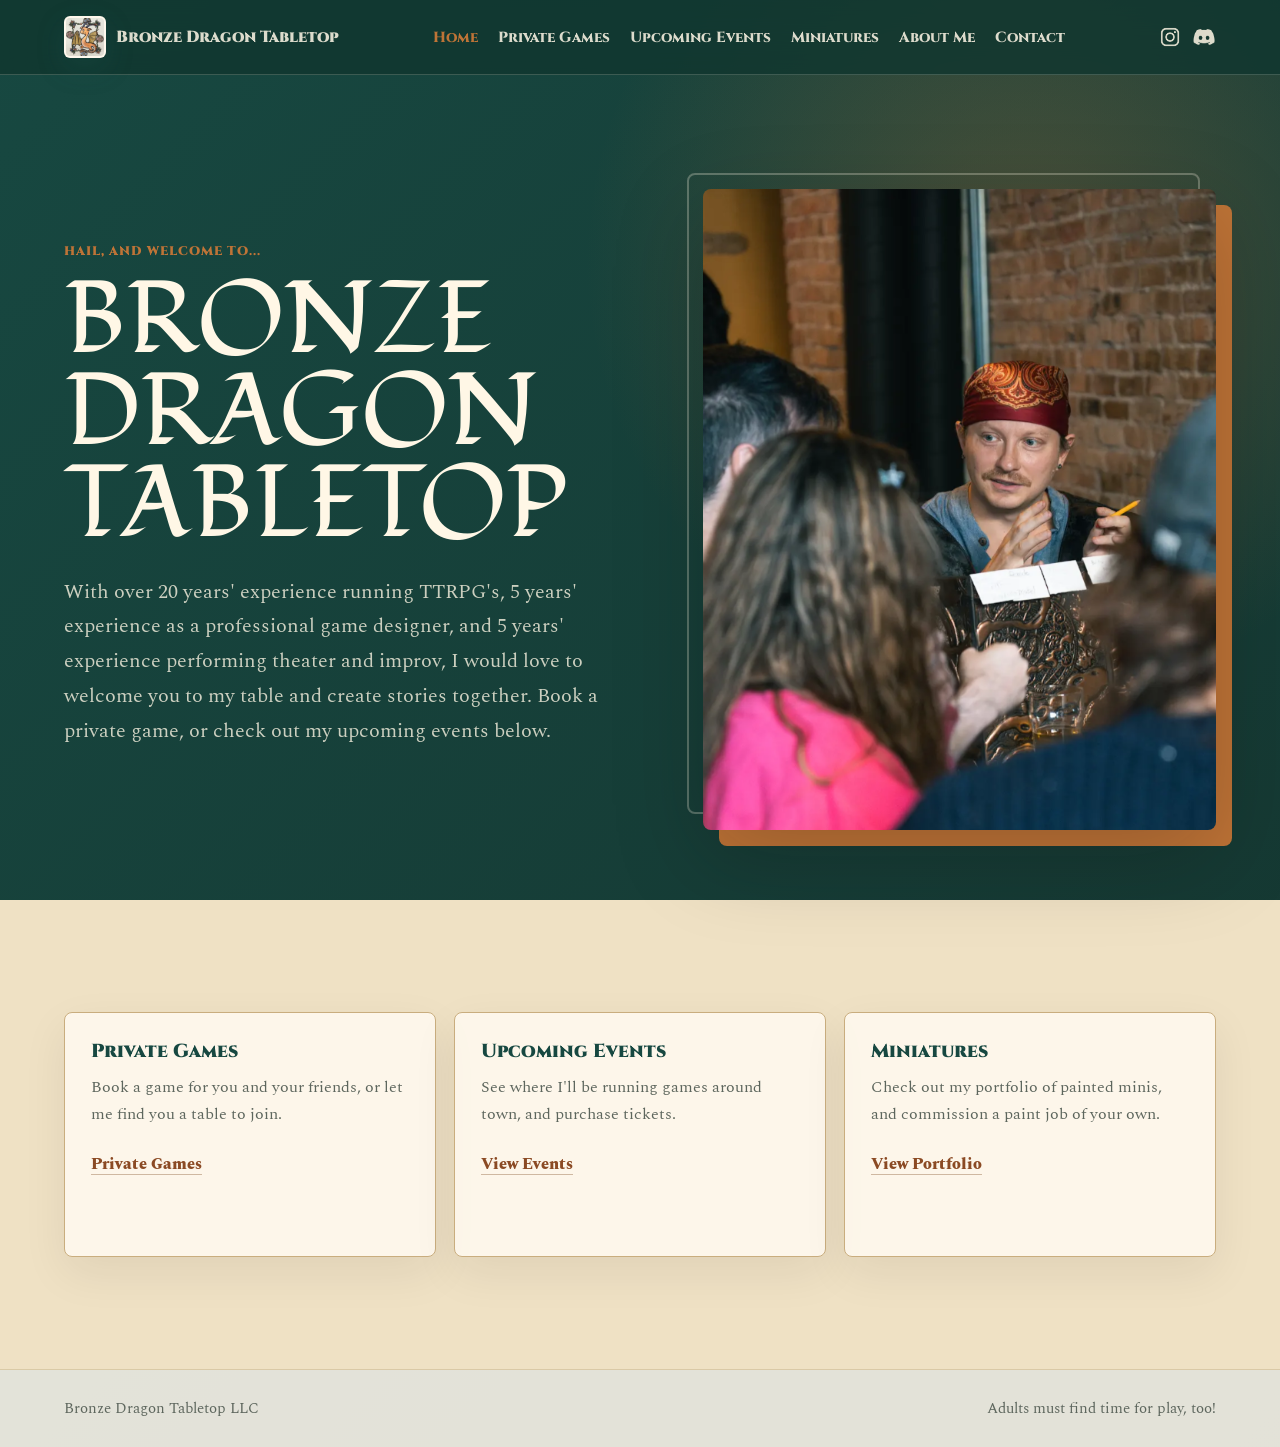
<file: index.html>
<!doctype html>
<html lang="en">
  <head>
    <meta charset="utf-8">
    <meta name="viewport" content="width=device-width, initial-scale=1">
    <title>Bronze Dragon Tabletop | Professional Dungeons &amp; Dragons Game Master in Chicago</title>
    <meta
      name="description"
      content="Book private tabletop RPG games, join public Dungeons & Dragons events, and commission miniature painting from Bronze Dragon Tabletop in Chicago."
    >
    <link rel="canonical" href="https://www.bronzedragontabletop.com/">
    <meta property="og:title" content="Bronze Dragon Tabletop | Dungeons &amp; Dragons Game Master in Chicago">
    <meta property="og:description" content="Book private tabletop RPG games, join public Dungeons & Dragons events, and commission miniature painting from Bronze Dragon Tabletop in Chicago.">
    <meta property="og:image" content="https://www.bronzedragontabletop.com/assets/images/home-game-master.png">
    <meta property="og:url" content="https://www.bronzedragontabletop.com/">
    <meta property="og:type" content="website">
    <script type="application/ld+json">
      {
        "@context": "https://schema.org",
        "@type": "ProfessionalService",
        "name": "Bronze Dragon Tabletop",
        "url": "https://www.bronzedragontabletop.com/",
        "logo": "https://www.bronzedragontabletop.com/assets/images/bronze-dragon-logo.png",
        "image": "https://www.bronzedragontabletop.com/assets/images/home-game-master.png",
        "description": "Professional tabletop RPG games, public Dungeons & Dragons events, and miniature painting commissions in Chicago.",
        "areaServed": "Chicago, Illinois",
        "sameAs": [
          "https://www.instagram.com/bronzedragontabletop/",
          "https://discord.gg/5XaD2YyCe2"
        ]
      }
    </script>
    <link rel="stylesheet" href="assets/css/styles.css?v=20260708-social-header">
    <link rel="icon" type="image/png" sizes="512x512" href="/favicon.png">
    <link rel="apple-touch-icon" href="/favicon.png">
  </head>
  <body data-page="home">
    <header class="site-header">
      <a class="brand" href="index.html" aria-label="Bronze Dragon Tabletop home">
        <span class="brand-mark"><img src="assets/images/bronze-dragon-logo.png" alt="" aria-hidden="true"></span>
        <span>Bronze Dragon Tabletop</span>
      </a>
      <nav class="nav-links" aria-label="Primary navigation">
        <a aria-current="page" href="index.html">Home</a>
        <a href="book-a-game.html">Private Games</a>
        <a href="upcoming-events.html">Upcoming Events</a>
        <a href="miniatures.html">Miniatures</a>
        <a href="about.html">About Me</a>
        <a href="contact.html">Contact</a>
      </nav>
      <div class="header-social" aria-label="Social links">
        <a class="social-link social-link-instagram" href="https://www.instagram.com/bronzedragontabletop/" aria-label="Bronze Dragon Tabletop on Instagram"></a>
        <a class="social-link social-link-discord" href="https://discord.gg/5XaD2YyCe2" aria-label="Join the Bronze Dragon Tabletop Discord"></a>
      </div>
    </header>

    <main>
      <section class="hero hero-home" aria-labelledby="page-title">
        <div class="hero-copy">
          <p class="eyebrow">Hail, and welcome to...</p>
          <h1 id="page-title">BRONZE DRAGON TABLETOP</h1>
          <p class="lede">
            With over 20 years' experience running TTRPG's, 5 years' experience as a professional game designer, and 5 years' experience performing theater and improv, 
            I would love to welcome you to my table and create stories together. Book a private game, or check out my upcoming events below.
          </p>
        </div>
        <figure class="hero-media portrait-card">
          <img
            src="assets/images/home-game-master.png"
            alt="Game master leading a tabletop roleplaying session"
          >
          <figcaption></figcaption>
        </figure>
      </section>

      <section class="section" aria-labelledby="paths-title">
        <h2 class="visually-hidden" id="paths-title">Choose your next adventure.</h2>
        <div class="feature-grid">
          <article class="feature">
            <h3>Private Games</h3>
            <p>
              Book a game for you and your friends, or let me find you a table to join.
            </p>
            <a class="text-link" href="book-a-game.html">Private Games</a>
          </article>
          <article class="feature">
            <h3>Upcoming Events</h3>
            <p>
              See where I'll be running games around town, and purchase tickets.
            </p>
            <a class="text-link" href="upcoming-events.html">View Events</a>
          </article>
          <article class="feature">
            <h3>Miniatures</h3>
            <p>
              Check out my portfolio of painted minis, and commission a paint job of your own.
            </p>
            <a class="text-link" href="miniatures.html">View Portfolio</a>
          </article>
        </div>
      </section>
    </main>

    <footer class="site-footer">
      <p>Bronze Dragon Tabletop LLC</p>
      <p>Adults must find time for play, too!</p>
    </footer>

    <script src="assets/js/main.js?v=20260708-social-header"></script>
  </body>
</html>
</file>
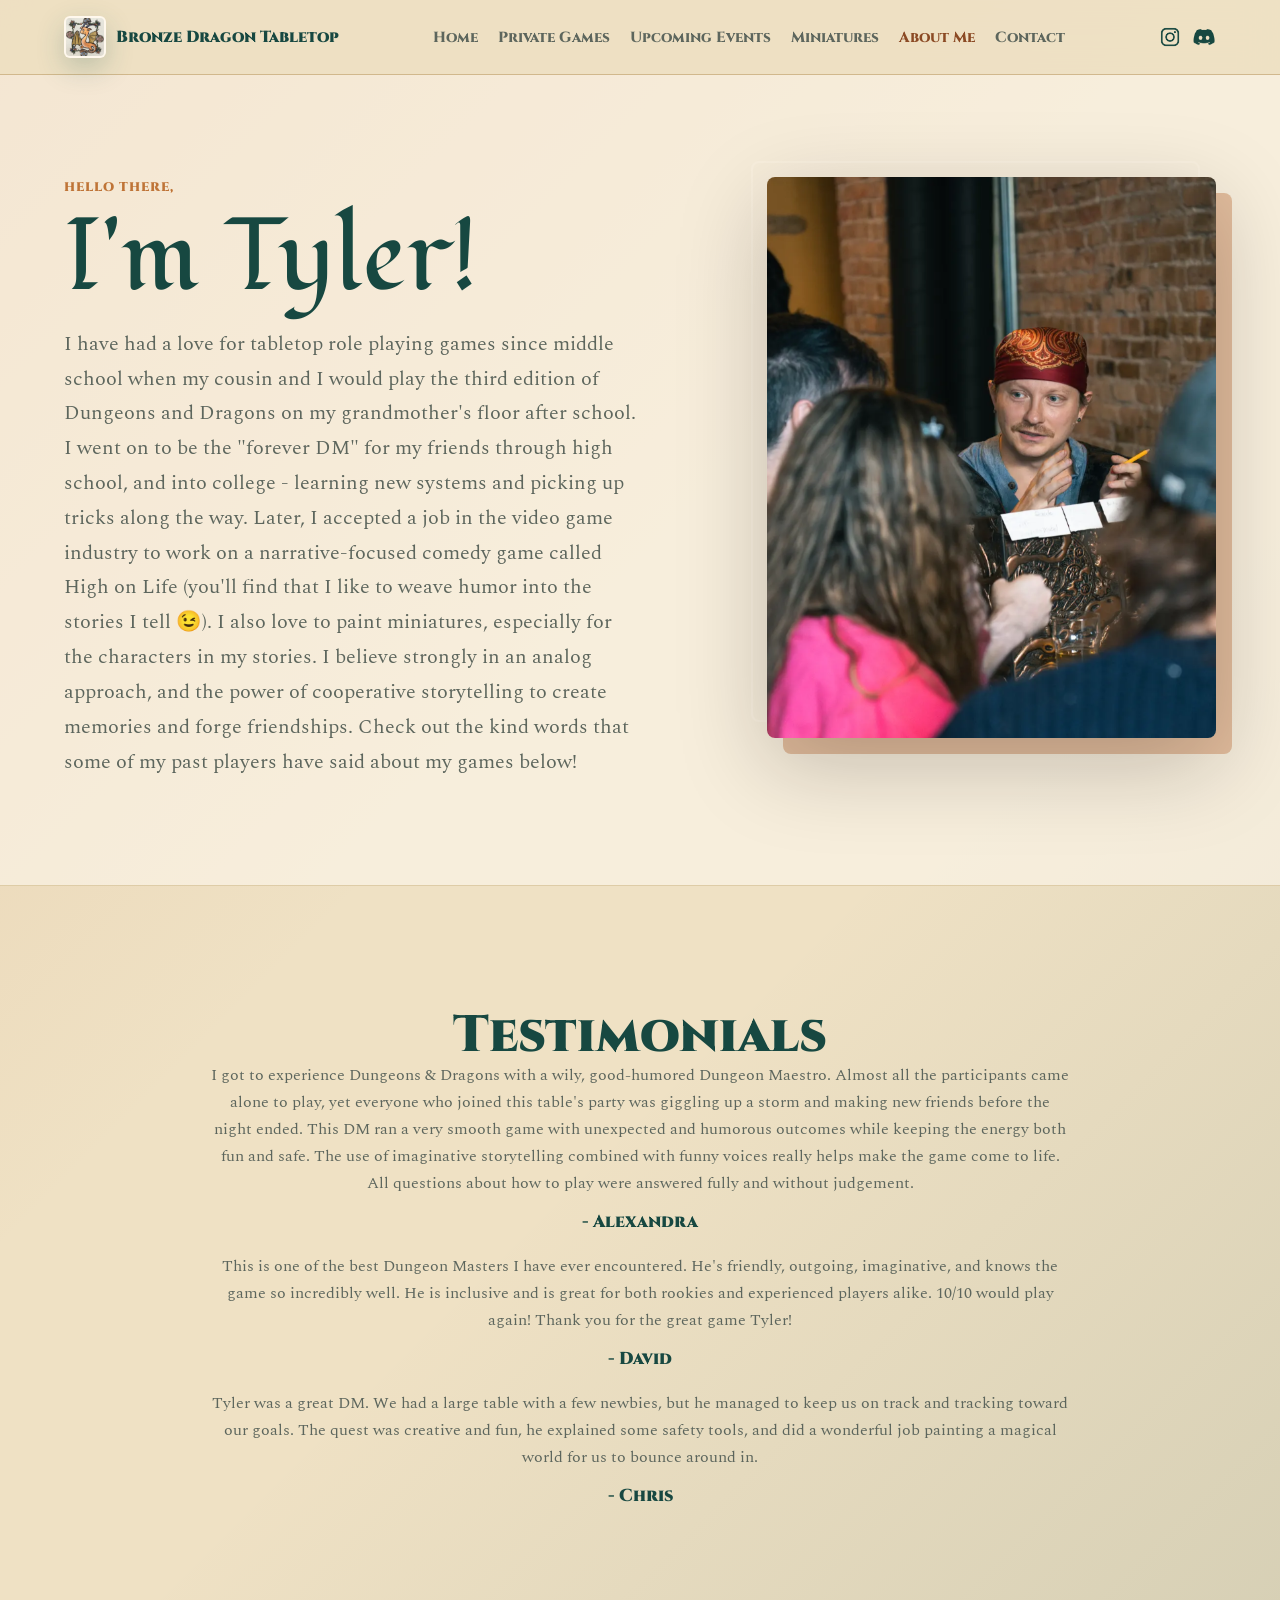
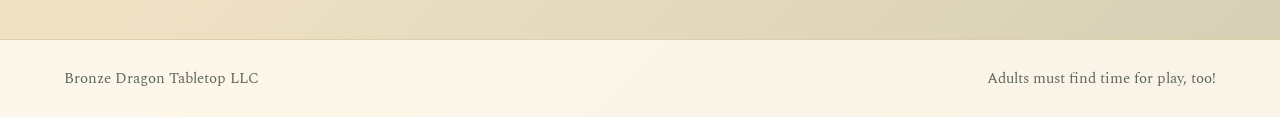
<file: about.html>
<!doctype html>
<html lang="en">
  <head>
    <meta charset="utf-8">
    <meta name="viewport" content="width=device-width, initial-scale=1">
    <title>About Tyler | Bronze Dragon Tabletop Game Master</title>
    <meta
      name="description"
      content="Learn about Tyler, the professional game master, game designer, storyteller, and miniature painter behind Bronze Dragon Tabletop."
    >
    <link rel="canonical" href="https://www.bronzedragontabletop.com/about.html">
    <meta property="og:title" content="About Tyler | Bronze Dragon Tabletop">
    <meta property="og:description" content="Learn about the professional game master, game designer, storyteller, and miniature painter behind Bronze Dragon Tabletop.">
    <meta property="og:image" content="https://www.bronzedragontabletop.com/assets/images/home-game-master.png">
    <meta property="og:url" content="https://www.bronzedragontabletop.com/about.html">
    <meta property="og:type" content="profile">
    <script type="application/ld+json">
      {
        "@context": "https://schema.org",
        "@type": "ProfessionalService",
        "name": "Bronze Dragon Tabletop",
        "url": "https://www.bronzedragontabletop.com/",
        "logo": "https://www.bronzedragontabletop.com/assets/images/bronze-dragon-logo.png",
        "image": "https://www.bronzedragontabletop.com/assets/images/home-game-master.png",
        "description": "Professional tabletop RPG games, public Dungeons & Dragons events, and miniature painting commissions.",
        "areaServed": "Chicago, Illinois",
        "sameAs": [
          "https://www.instagram.com/bronzedragontabletop/",
          "https://discord.gg/5XaD2YyCe2"
        ]
      }
    </script>
    <link rel="stylesheet" href="assets/css/styles.css?v=20260708-social-header">
    <link rel="icon" type="image/png" sizes="512x512" href="/favicon.png">
    <link rel="apple-touch-icon" href="/favicon.png">
  </head>
  <body data-page="about">
    <header class="site-header">
      <a class="brand" href="index.html" aria-label="Bronze Dragon Tabletop home">
        <span class="brand-mark"><img src="assets/images/bronze-dragon-logo.png" alt="" aria-hidden="true"></span>
        <span>Bronze Dragon Tabletop</span>
      </a>
      <nav class="nav-links" aria-label="Primary navigation">
        <a href="index.html">Home</a>
        <a href="book-a-game.html">Private Games</a>
        <a href="upcoming-events.html">Upcoming Events</a>
        <a href="miniatures.html">Miniatures</a>
        <a aria-current="page" href="about.html">About Me</a>
        <a href="contact.html">Contact</a>
      </nav>
      <div class="header-social" aria-label="Social links">
        <a class="social-link social-link-instagram" href="https://www.instagram.com/bronzedragontabletop/" aria-label="Bronze Dragon Tabletop on Instagram"></a>
        <a class="social-link social-link-discord" href="https://discord.gg/5XaD2YyCe2" aria-label="Join the Bronze Dragon Tabletop Discord"></a>
      </div>
    </header>

    <main>
      <section class="page-hero about-hero" aria-labelledby="page-title">
        <div>
          <p class="eyebrow">Hello there,</p>
          <h1 id="page-title">I'm Tyler!</h1>
          <p class="lede">
            I have had a love for tabletop role playing games since middle school when my cousin and I would play the third edition of Dungeons and Dragons on my grandmother's floor after school.
            I went on to be the "forever DM" for my friends through high school, and into college - learning new systems and picking up tricks along the way. Later, I accepted a job in the video game industry
            to work on a narrative-focused comedy game called High on Life (you'll find that I like to weave humor into the stories I tell 😉). I also love to paint miniatures, especially for the characters in my stories.

            I believe strongly in an analog approach, and the power of cooperative storytelling to create memories and forge friendships. Check out the kind words that some of my past players have
            said about my games below!
          </p>
        </div>
        <figure class="image-frame">
          <img
            src="assets/images/home-game-master.png"
            alt="Game master leading a tabletop roleplaying session"
          >
          <figcaption></figcaption>
        </figure>
      </section>

      <section class="section testimonials-section" aria-labelledby="about-title">
        <div class="testimonials-copy">
          <p class="eyebrow"></p>
          <h2 id="about-title">Testimonials</h2>
          <p>
            I got to experience Dungeons & Dragons with a wily, good-humored Dungeon Maestro. 
            Almost all the participants came alone to play, yet everyone who joined this table's party was giggling up a storm and making new friends before the night ended.
            This DM ran a very smooth game with unexpected and humorous outcomes while keeping the energy both fun and safe. The use of imaginative storytelling combined with funny voices really helps make the game come to life.
            All questions about how to play were answered fully and without judgement.
            <span class="testimonial-name">- Alexandra</span>
          </p>
          <p>
            This is one of the best Dungeon Masters I have ever encountered.
            He's friendly, outgoing, imaginative, and knows the game so incredibly well. 
            He is inclusive and is great for both rookies and experienced players alike. 10/10 would play again! Thank you for the great game Tyler!
            <span class="testimonial-name">- David</span>
          </p>
          <p>
            Tyler was a great DM. We had a large table with a few newbies, but he managed to keep us on track and tracking toward our goals. 
            The quest was creative and fun, he explained some safety tools, and did a wonderful job painting a magical world for us to bounce around in.
            <span class="testimonial-name">- Chris</span>
          </p>
        </div>
      </section>
    </main>

    <footer class="site-footer">
      <p>Bronze Dragon Tabletop LLC</p>
      <p>Adults must find time for play, too!</p>
    </footer>

    <script src="assets/js/main.js?v=20260708-social-header"></script>
  </body>
</html>
</file>
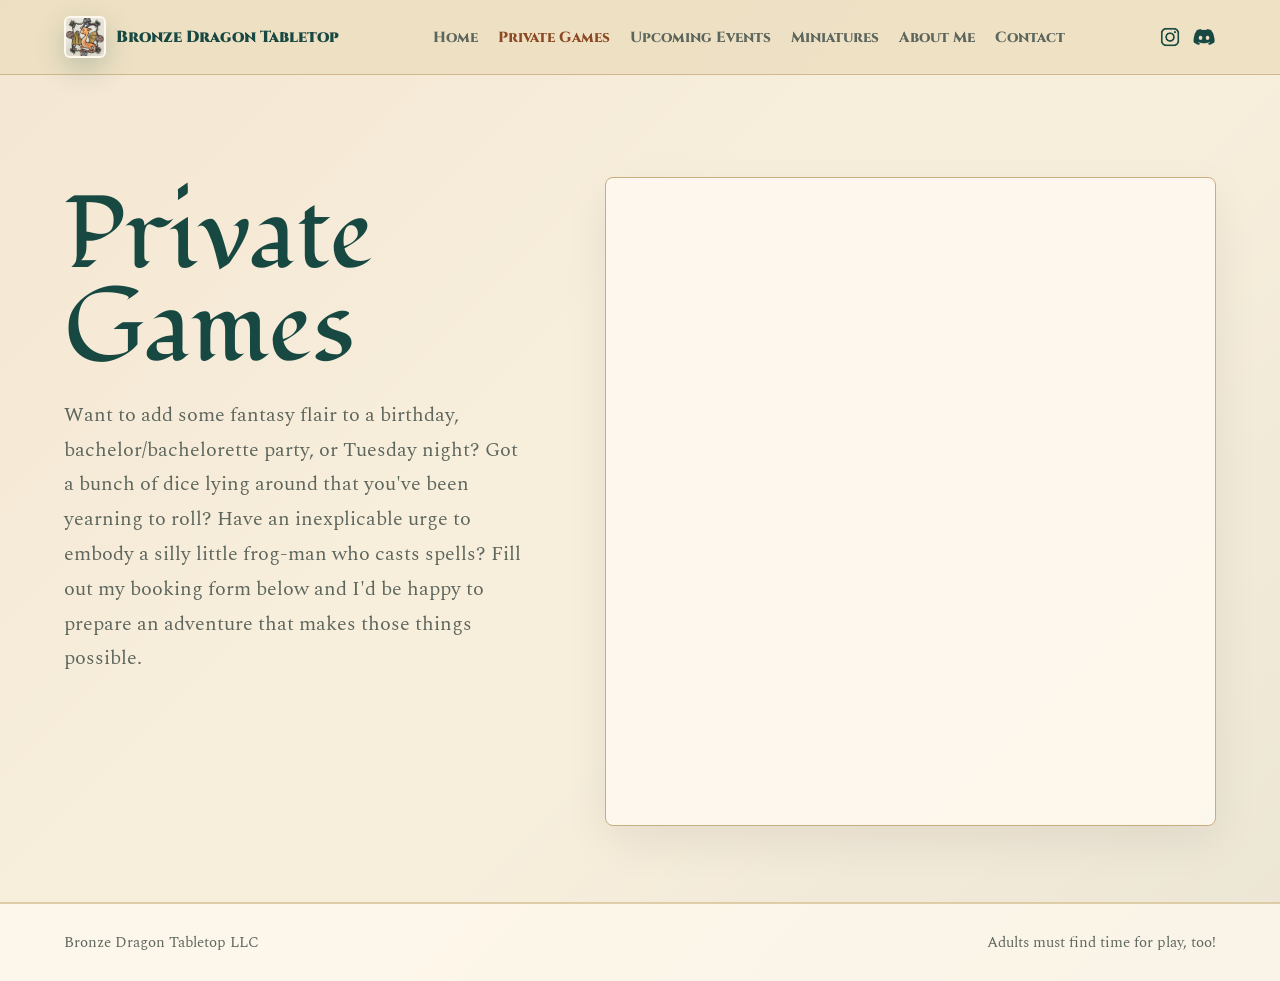
<file: book-a-game.html>
<!doctype html>
<html lang="en">
  <head>
    <meta charset="utf-8">
    <meta name="viewport" content="width=device-width, initial-scale=1">
    <title>Private D&D Games in Chicago | Bronze Dragon Tabletop</title>
    <meta
      name="description"
      content="Book private Dungeons & Dragons and tabletop RPG games for parties, friends, and special events with Bronze Dragon Tabletop in Chicago."
    >
    <link rel="canonical" href="https://www.bronzedragontabletop.com/book-a-game.html">
    <meta property="og:title" content="Private D&D Games | Bronze Dragon Tabletop">
    <meta property="og:description" content="Book private tabletop RPG games for parties, friends, and special events with Bronze Dragon Tabletop.">
    <meta property="og:image" content="https://www.bronzedragontabletop.com/assets/images/bronze-dragon-logo.png">
    <meta property="og:url" content="https://www.bronzedragontabletop.com/book-a-game.html">
    <meta property="og:type" content="website">
    <link rel="stylesheet" href="assets/css/styles.css?v=20260708-social-header">
    <link rel="icon" type="image/png" sizes="512x512" href="/favicon.png">
    <link rel="apple-touch-icon" href="/favicon.png">
  </head>
  <body data-page="book">
    <header class="site-header">
      <a class="brand" href="index.html" aria-label="Bronze Dragon Tabletop home">
        <span class="brand-mark"><img src="assets/images/bronze-dragon-logo.png" alt="" aria-hidden="true"></span>
        <span>Bronze Dragon Tabletop</span>
      </a>
      <nav class="nav-links" aria-label="Primary navigation">
        <a href="index.html">Home</a>
        <a aria-current="page" href="book-a-game.html">Private Games</a>
        <a href="upcoming-events.html">Upcoming Events</a>
        <a href="miniatures.html">Miniatures</a>
        <a href="about.html">About Me</a>
        <a href="contact.html">Contact</a>
      </nav>
      <div class="header-social" aria-label="Social links">
        <a class="social-link social-link-instagram" href="https://www.instagram.com/bronzedragontabletop/" aria-label="Bronze Dragon Tabletop on Instagram"></a>
        <a class="social-link social-link-discord" href="https://discord.gg/5XaD2YyCe2" aria-label="Join the Bronze Dragon Tabletop Discord"></a>
      </div>
    </header>

    <main>
      <section class="page-hero form-hero" aria-labelledby="page-title">
        <div>
          <p class="eyebrow"></p>
          <h1 id="page-title">Private Games</h1>
          <p class="lede">
            Want to add some fantasy flair to a birthday, bachelor/bachelorette party, or Tuesday night? Got a bunch of dice lying around that you've been yearning to roll? 
            Have an inexplicable urge to embody a silly little frog-man who casts spells? Fill out my booking form below and I'd be happy to prepare an adventure that makes those things possible.
          </p>
        </div>
        <div class="embed-panel" data-google-form>
          <div class="embed-placeholder">
            <h3>Google Form Embed</h3>
            <p>
              Lorem ipsum dolor sit amet, consectetur adipiscing elit. Aenean
              commodo ligula eget dolor.
            </p>
            <a class="button primary" data-google-form-link href="#">Open Private Games Form</a>
          </div>
        </div>
      </section>
    </main>

    <footer class="site-footer">
      <p>Bronze Dragon Tabletop LLC</p>
      <p>Adults must find time for play, too!</p>
    </footer>

    <script src="assets/js/main.js?v=20260708-social-header"></script>
  </body>
</html>
</file>
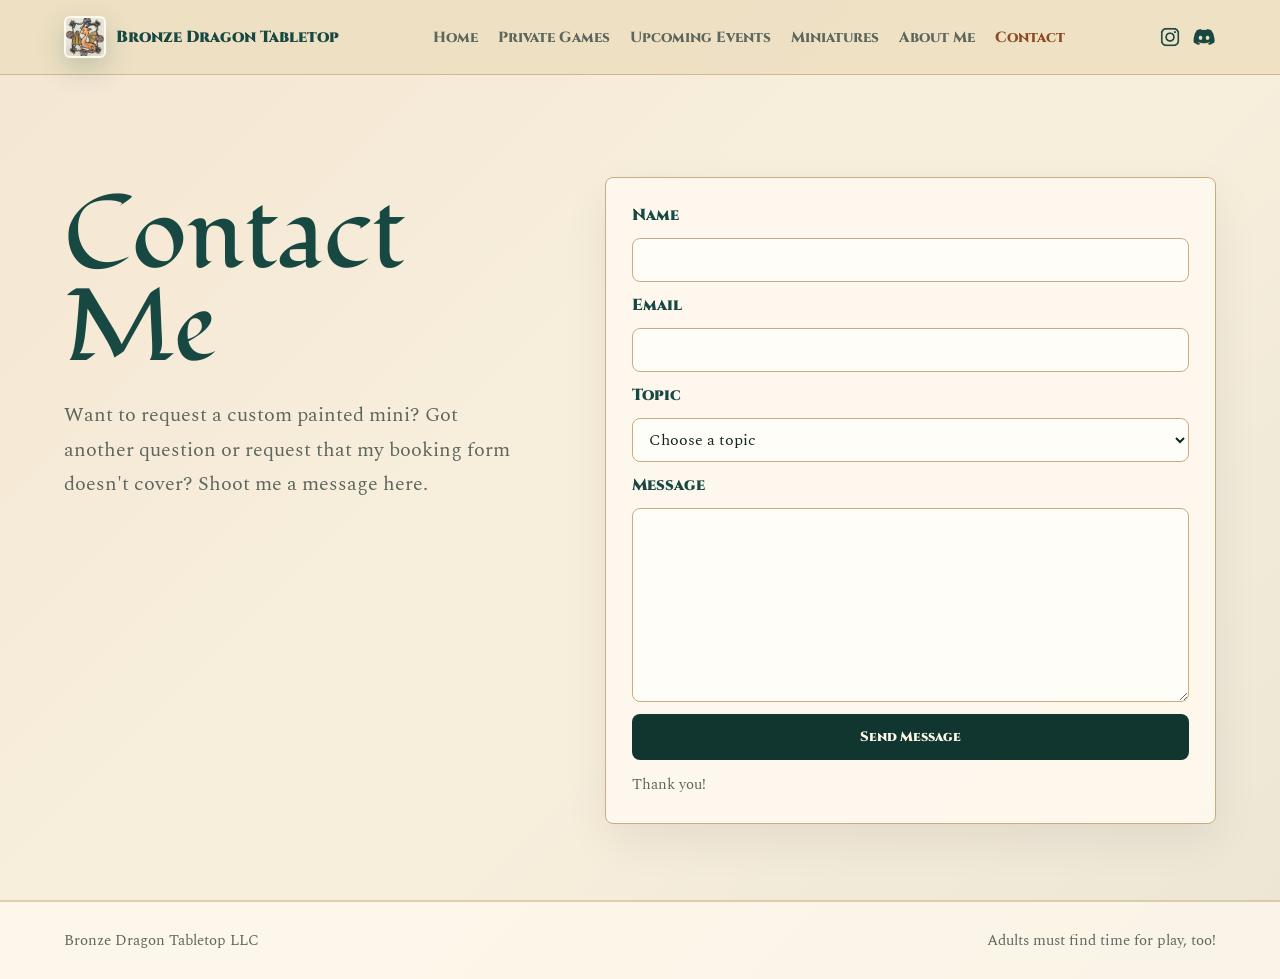
<file: contact.html>
<!doctype html>
<html lang="en">
  <head>
    <meta charset="utf-8">
    <meta name="viewport" content="width=device-width, initial-scale=1">
    <title>Contact Bronze Dragon Tabletop | Games, Events, Miniatures</title>
    <meta
      name="description"
      content="Contact Bronze Dragon Tabletop about private D&D games, upcoming tabletop RPG events, and miniature painting commissions."
    >
    <link rel="canonical" href="https://www.bronzedragontabletop.com/contact.html">
    <meta property="og:title" content="Contact Bronze Dragon Tabletop">
    <meta property="og:description" content="Contact Bronze Dragon Tabletop about private games, events, and miniature painting commissions.">
    <meta property="og:image" content="https://www.bronzedragontabletop.com/assets/images/bronze-dragon-logo.png">
    <meta property="og:url" content="https://www.bronzedragontabletop.com/contact.html">
    <meta property="og:type" content="website">
    <link rel="stylesheet" href="assets/css/styles.css?v=20260708-social-header">
    <link rel="icon" type="image/png" sizes="512x512" href="/favicon.png">
    <link rel="apple-touch-icon" href="/favicon.png">
  </head>
  <body data-page="contact">
    <header class="site-header">
      <a class="brand" href="index.html" aria-label="Bronze Dragon Tabletop home">
        <span class="brand-mark"><img src="assets/images/bronze-dragon-logo.png" alt="" aria-hidden="true"></span>
        <span>Bronze Dragon Tabletop</span>
      </a>
      <nav class="nav-links" aria-label="Primary navigation">
        <a href="index.html">Home</a>
        <a href="book-a-game.html">Private Games</a>
        <a href="upcoming-events.html">Upcoming Events</a>
        <a href="miniatures.html">Miniatures</a>
        <a href="about.html">About Me</a>
        <a aria-current="page" href="contact.html">Contact</a>
      </nav>
      <div class="header-social" aria-label="Social links">
        <a class="social-link social-link-instagram" href="https://www.instagram.com/bronzedragontabletop/" aria-label="Bronze Dragon Tabletop on Instagram"></a>
        <a class="social-link social-link-discord" href="https://discord.gg/5XaD2YyCe2" aria-label="Join the Bronze Dragon Tabletop Discord"></a>
      </div>
    </header>

    <main>
      <section class="page-hero form-hero" aria-labelledby="page-title">
        <div>
          <p class="eyebrow"></p>
          <h1 id="page-title">Contact Me</h1>
          <p class="lede">
            Want to request a custom painted mini? Got another question or request that my booking form doesn't cover? Shoot me a message here.
          </p>
        </div>
        <form id="contact-form" class="contact-form" data-contact-form action="#" method="post">
          <label for="name">Name</label>
          <input id="name" name="name" type="text" autocomplete="name" required>

          <label for="email">Email</label>
          <input id="email" name="email" type="email" autocomplete="email" required>

          <label for="topic">Topic</label>
          <select id="topic" name="topic" required>
            <option value="">Choose a topic</option>
            <option value="book-a-game">Private Games</option>
            <option value="event">Upcoming Events</option>
            <option value="miniatures">Miniatures</option>
            <option value="other">Other</option>
          </select>

          <label for="message">Message</label>
          <textarea id="message" name="message" rows="7" required></textarea>

          <button class="button primary" type="submit">Send Message</button>
          <p class="form-note" data-form-note>
            Thank you!
          </p>
        </form>
      </section>
    </main>

    <footer class="site-footer">
      <p>Bronze Dragon Tabletop LLC</p>
      <p>Adults must find time for play, too!</p>
    </footer>

    <script src="assets/js/main.js?v=20260708-social-header"></script>
  </body>
</html>
</file>
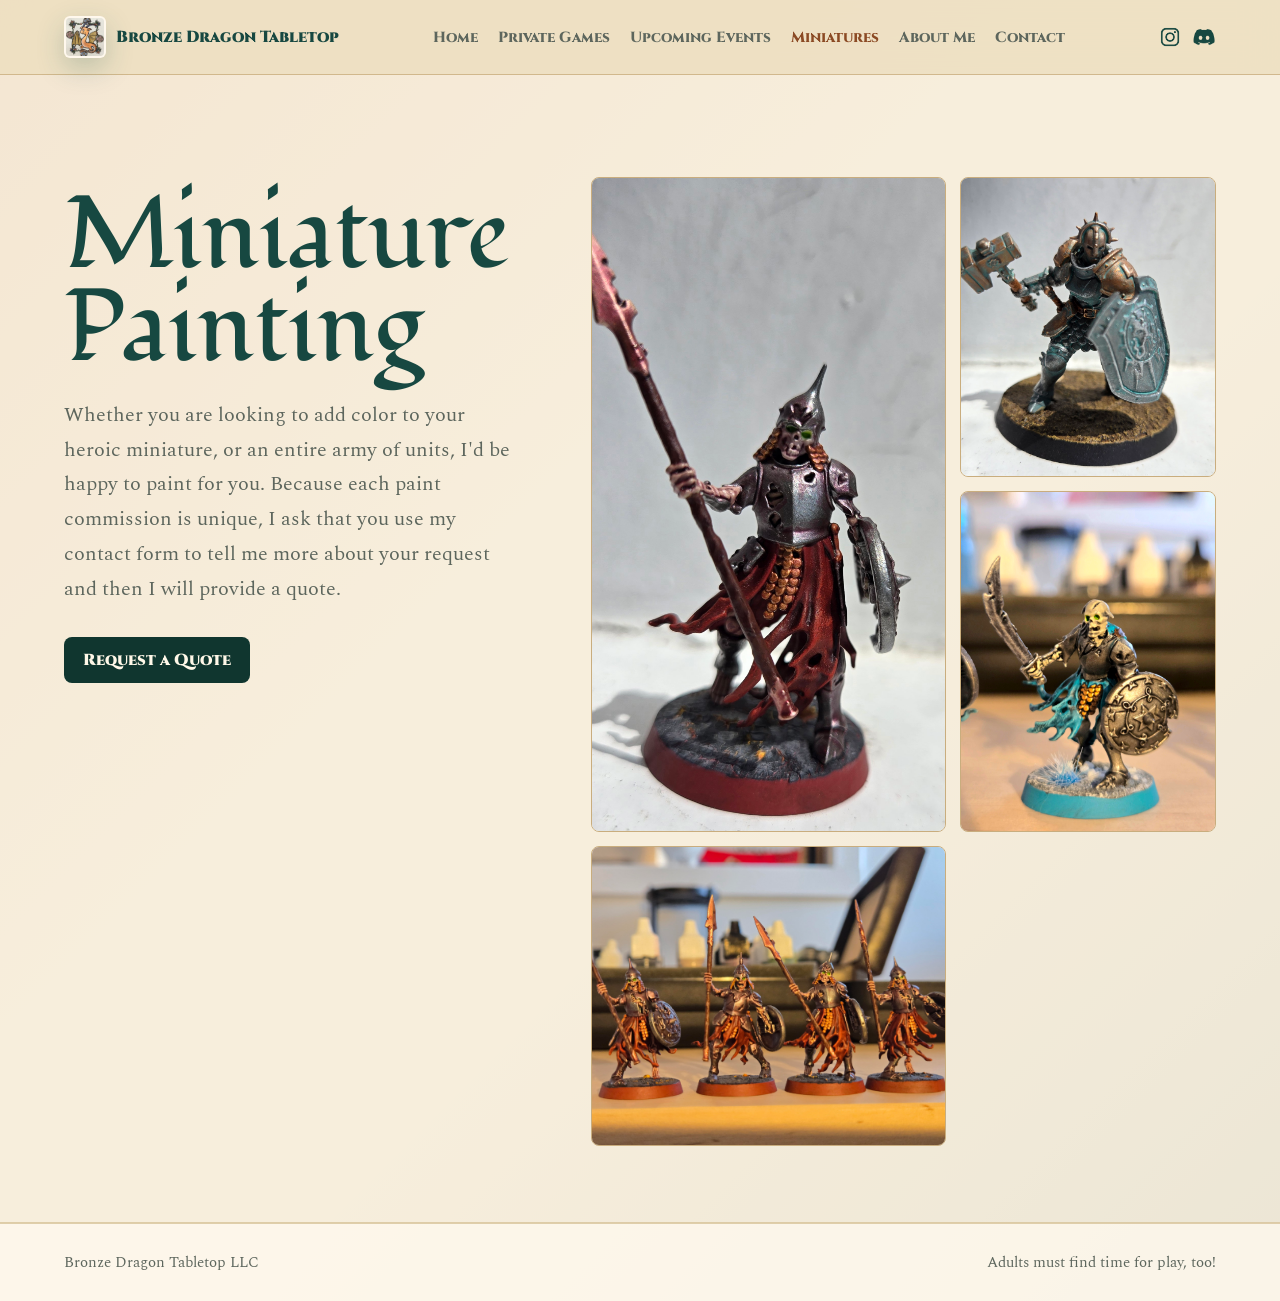
<file: miniatures.html>
<!doctype html>
<html lang="en">
  <head>
    <meta charset="utf-8">
    <meta name="viewport" content="width=device-width, initial-scale=1">
    <title>Miniature Painting Commissions | Bronze Dragon Tabletop</title>
    <meta
      name="description"
      content="View Bronze Dragon Tabletop miniature painting work and request a custom tabletop miniature painting commission."
    >
    <link rel="canonical" href="https://www.bronzedragontabletop.com/miniatures.html">
    <meta property="og:title" content="Miniature Painting Commissions | Bronze Dragon Tabletop">
    <meta property="og:description" content="View miniature painting work and request a custom tabletop miniature painting commission.">
    <meta property="og:image" content="https://www.bronzedragontabletop.com/assets/images/miniatures/blood-skeleton-spear.jpg">
    <meta property="og:url" content="https://www.bronzedragontabletop.com/miniatures.html">
    <meta property="og:type" content="website">
    <link rel="stylesheet" href="assets/css/styles.css?v=20260708-social-header">
    <link rel="icon" type="image/png" sizes="512x512" href="/favicon.png">
    <link rel="apple-touch-icon" href="/favicon.png">
  </head>
  <body data-page="miniatures">
    <header class="site-header">
      <a class="brand" href="index.html" aria-label="Bronze Dragon Tabletop home">
        <span class="brand-mark"><img src="assets/images/bronze-dragon-logo.png" alt="" aria-hidden="true"></span>
        <span>Bronze Dragon Tabletop</span>
      </a>
      <nav class="nav-links" aria-label="Primary navigation">
        <a href="index.html">Home</a>
        <a href="book-a-game.html">Private Games</a>
        <a href="upcoming-events.html">Upcoming Events</a>
        <a aria-current="page" href="miniatures.html">Miniatures</a>
        <a href="about.html">About Me</a>
        <a href="contact.html">Contact</a>
      </nav>
      <div class="header-social" aria-label="Social links">
        <a class="social-link social-link-instagram" href="https://www.instagram.com/bronzedragontabletop/" aria-label="Bronze Dragon Tabletop on Instagram"></a>
        <a class="social-link social-link-discord" href="https://discord.gg/5XaD2YyCe2" aria-label="Join the Bronze Dragon Tabletop Discord"></a>
      </div>
    </header>

    <main>
      <section class="page-hero miniatures-hero" aria-labelledby="page-title">
        <div class="miniatures-copy">
          <p class="eyebrow"></p>
          <h1 id="page-title">Miniature Painting</h1>
          <p class="lede">
            Whether you are looking to add color to your heroic miniature, or an entire army of units, I'd be happy to paint for you. Because each paint commission is unique, 
            I ask that you use my contact form to tell me more about your request and then I will provide a quote.
          </p>
          <div class="hero-actions">
            <a class="button primary" href="contact.html#contact-form">Request a Quote</a>
          </div>
        </div>
        <div class="miniature-feature-grid" id="miniature-gallery" aria-label="Miniature painting gallery">
          <a class="miniature-feature lead" href="assets/images/miniatures/blood-skeleton-spear.jpg" data-lightbox="miniatures">
            <img src="assets/images/miniatures/blood-skeleton-spear.jpg" alt="Painted skeleton warrior miniature with spear">
          </a>
          <a class="miniature-feature" href="assets/images/miniatures/bronze-paladin.jpg" data-lightbox="miniatures">
            <img src="assets/images/miniatures/bronze-paladin.jpg" alt="Painted bronze armored paladin miniature">
          </a>
          <a class="miniature-feature" href="assets/images/miniatures/blue-skeleton.jpg" data-lightbox="miniatures">
            <img src="assets/images/miniatures/blue-skeleton.jpg" alt="Painted blue skeleton miniature">
          </a>
          <a class="miniature-feature" href="assets/images/miniatures/blood-skeletons-group.jpg" data-lightbox="miniatures">
            <img src="assets/images/miniatures/blood-skeletons-group.jpg" alt="Painted skeleton squad miniatures">
          </a>
        </div>
      </section>
    </main>

    <div class="lightbox" data-lightbox-modal aria-hidden="true" role="dialog" aria-label="Miniature image close-up">
      <button class="lightbox-close" type="button" data-lightbox-close aria-label="Close gallery">Close</button>
      <button class="lightbox-arrow lightbox-arrow-previous" type="button" data-lightbox-previous aria-label="Previous image">Previous</button>
      <img data-lightbox-image alt="">
      <button class="lightbox-arrow lightbox-arrow-next" type="button" data-lightbox-next aria-label="Next image">Next</button>
    </div>

    <footer class="site-footer">
      <p>Bronze Dragon Tabletop LLC</p>
      <p>Adults must find time for play, too!</p>
    </footer>

    <script src="assets/js/main.js?v=20260708-social-header"></script>
  </body>
</html>
</file>
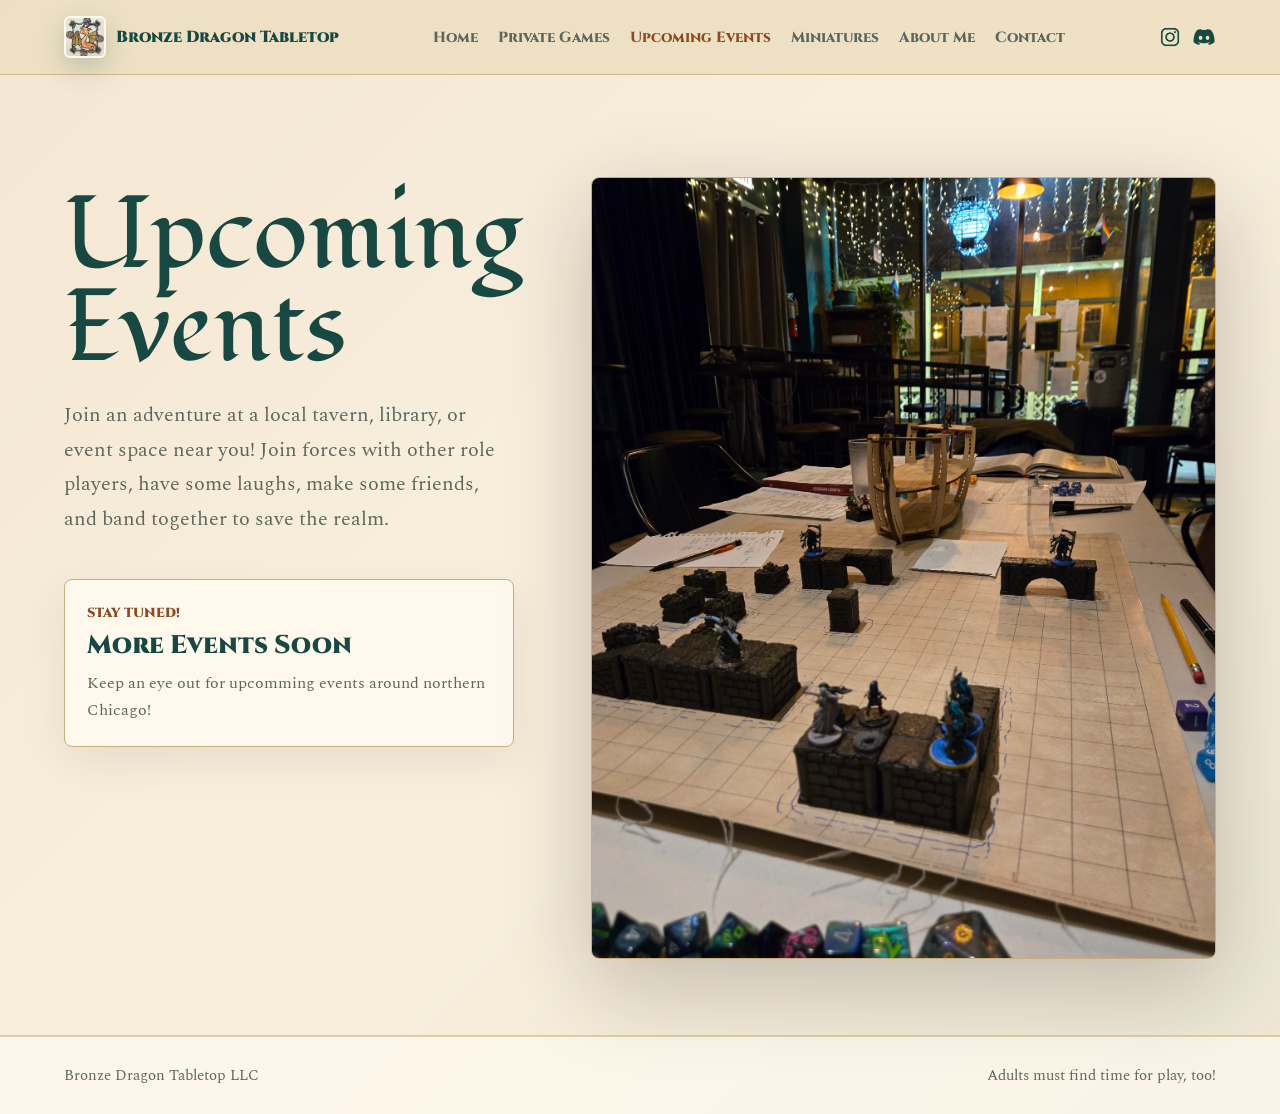
<file: upcoming-events.html>
<!doctype html>
<html lang="en">
  <head>
    <meta charset="utf-8">
    <meta name="viewport" content="width=device-width, initial-scale=1">
    <title>D&D Events in Chicago | Bronze Dragon Tabletop</title>
    <meta
      name="description"
      content="Find upcoming Bronze Dragon Tabletop Dungeons & Dragons events, tabletop RPG nights, and ticket links around northern Chicago."
    >
    <link rel="canonical" href="https://www.bronzedragontabletop.com/upcoming-events.html">
    <meta property="og:title" content="Upcoming D&D Events | Bronze Dragon Tabletop">
    <meta property="og:description" content="Find upcoming Dungeons & Dragons events, tabletop RPG nights, and ticket links from Bronze Dragon Tabletop.">
    <meta property="og:image" content="https://www.bronzedragontabletop.com/assets/images/events/game-night.jpg">
    <meta property="og:url" content="https://www.bronzedragontabletop.com/upcoming-events.html">
    <meta property="og:type" content="website">
    <link rel="stylesheet" href="assets/css/styles.css?v=20260708-social-header">
    <link rel="icon" type="image/png" sizes="512x512" href="/favicon.png">
    <link rel="apple-touch-icon" href="/favicon.png">
  </head>
  <body data-page="events">
    <header class="site-header">
      <a class="brand" href="index.html" aria-label="Bronze Dragon Tabletop home">
        <span class="brand-mark"><img src="assets/images/bronze-dragon-logo.png" alt="" aria-hidden="true"></span>
        <span>Bronze Dragon Tabletop</span>
      </a>
      <nav class="nav-links" aria-label="Primary navigation">
        <a href="index.html">Home</a>
        <a href="book-a-game.html">Private Games</a>
        <a aria-current="page" href="upcoming-events.html">Upcoming Events</a>
        <a href="miniatures.html">Miniatures</a>
        <a href="about.html">About Me</a>
        <a href="contact.html">Contact</a>
      </nav>
      <div class="header-social" aria-label="Social links">
        <a class="social-link social-link-instagram" href="https://www.instagram.com/bronzedragontabletop/" aria-label="Bronze Dragon Tabletop on Instagram"></a>
        <a class="social-link social-link-discord" href="https://discord.gg/5XaD2YyCe2" aria-label="Join the Bronze Dragon Tabletop Discord"></a>
      </div>
    </header>

    <main>
      <section class="page-hero events-single-section" aria-labelledby="page-title">
        <div class="events-single-copy">
          <p class="eyebrow"></p>
          <h1 id="page-title">Upcoming Events</h1>
          <p class="lede">
            Join an adventure at a local tavern, library, or event space near you! 
            Join forces with other role players, have some laughs, make some friends, and band together to save the realm. 
          </p>
          <div class="event-offerings" aria-label="Event offerings">
            <article>
              <p class="event-meta">Stay tuned!</p>
              <h2>More Events Soon</h2>
              <p>
                Keep an eye out for upcomming events around northern Chicago!
              </p>
            </article>
          </div>
        </div>
        <figure class="events-single-image">
          <img src="assets/images/events/game-night.jpg" alt="Tabletop roleplaying setup at a game night">
        </figure>
      </section>
    </main>

    <footer class="site-footer">
      <p>Bronze Dragon Tabletop LLC</p>
      <p>Adults must find time for play, too!</p>
    </footer>

    <script src="https://events.humanitix.com/scripts/widgets/popup.js" type="module"></script>
    <script src="assets/js/main.js?v=20260708-social-header"></script>
  </body>
</html>
</file>
<file: assets/css/styles.css>
@import url("https://fonts.googleapis.com/css2?family=Cinzel:wght@500;700;900&family=Fondamento&family=Spectral:wght@400;500;700&display=swap");

:root {
  color-scheme: light;
  --ink: #14241f;
  --muted: #5d665d;
  --paper: #efe1c4;
  --surface: #fff7e6;
  --surface-strong: #e7d0a8;
  --line: #c9ad7e;
  --bronze: #bf7437;
  --bronze-dark: #8b4a24;
  --green: #174841;
  --green-deep: #10362f;
  --green-soft: #dce7d5;
  --ember: #bf7437;
  --cream: #fff7e6;
  --shadow: 0 26px 90px rgba(16, 10, 8, 0.22);
  --body-font: "Spectral", Georgia, serif;
  --label-font: "Cinzel", Georgia, serif;
  --display-font: "Fondamento", Georgia, serif;
  --content-max: 1320px;
  --page-gutter: clamp(20px, 5vw, 72px);
  --centered-gutter: max(
    var(--page-gutter),
    calc((100vw - var(--content-max)) / 2)
  );
}

* {
  box-sizing: border-box;
}

html {
  scroll-behavior: smooth;
}

body {
  margin: 0;
  color: var(--ink);
  background:
    linear-gradient(135deg, rgba(191, 116, 55, 0.16), transparent 42%),
    linear-gradient(315deg, rgba(23, 72, 65, 0.12), transparent 42%),
    var(--paper);
  font-family: var(--body-font);
}

img {
  display: block;
  max-width: 100%;
}

a {
  color: inherit;
}

.visually-hidden {
  position: absolute;
  width: 1px;
  height: 1px;
  padding: 0;
  margin: -1px;
  border: 0;
  clip: rect(0 0 0 0);
  overflow: hidden;
  white-space: nowrap;
}

.site-header {
  position: sticky;
  top: 0;
  z-index: 20;
  display: flex;
  align-items: center;
  justify-content: space-between;
  gap: 22px;
  padding: 16px var(--centered-gutter);
  border-bottom: 1px solid rgba(201, 173, 126, 0.78);
  background: rgba(239, 225, 196, 0.94);
  backdrop-filter: blur(18px);
}

.brand,
.nav-links,
.header-social,
.hero-actions {
  display: flex;
  align-items: center;
}

.brand {
  min-width: 210px;
  gap: 10px;
  color: var(--green);
  font-family: var(--label-font);
  font-weight: 900;
  text-decoration: none;
}

.brand-mark {
  display: block;
  width: 42px;
  height: 42px;
  flex: 0 0 auto;
  border: 2px solid rgba(255, 250, 240, 0.68);
  border-radius: 6px;
  background: var(--surface);
  box-shadow: 0 10px 28px rgba(35, 93, 84, 0.24);
  overflow: hidden;
}

.brand-mark img {
  width: 100%;
  height: 100%;
  object-fit: cover;
}

.nav-links {
  justify-content: flex-end;
  flex-wrap: wrap;
  gap: 10px 20px;
  color: var(--muted);
  font-family: var(--label-font);
  font-size: 0.92rem;
  font-weight: 800;
}

.nav-links a {
  padding: 8px 0;
  text-decoration: none;
}

.nav-links a:hover,
.nav-links a:focus-visible,
.nav-links a[aria-current="page"] {
  color: var(--bronze-dark);
}

.header-social {
  gap: 10px;
  color: var(--green);
}

.social-link {
  display: inline-flex;
  width: 24px;
  height: 24px;
  color: inherit;
  background: currentColor;
  text-decoration: none;
  transition:
    color 160ms ease,
    transform 160ms ease;
}

.social-link:hover,
.social-link:focus-visible {
  color: var(--bronze-dark);
  transform: translateY(-1px);
}

.social-link:focus-visible {
  outline: 3px solid rgba(183, 111, 42, 0.28);
  outline-offset: 3px;
}

.social-link-instagram {
  -webkit-mask: url("../images/social/instagram.png") center / contain no-repeat;
  mask: url("../images/social/instagram.png") center / contain no-repeat;
}

.social-link-discord {
  -webkit-mask: url("../images/social/discord.png") center / contain no-repeat;
  mask: url("../images/social/discord.png") center / contain no-repeat;
}

.hero,
.page-hero,
.section,
.cta-band,
.site-footer {
  padding-right: var(--centered-gutter);
  padding-left: var(--centered-gutter);
}

.hero {
  display: grid;
  min-height: calc(100vh - 75px);
  grid-template-columns: minmax(0, 0.9fr) minmax(320px, 0.82fr);
  align-items: center;
  gap: clamp(32px, 6vw, 84px);
  padding-top: clamp(52px, 8vw, 112px);
  padding-bottom: 58px;
}

body[data-page="home"] {
  background:
    radial-gradient(circle at 80% 18%, rgba(191, 116, 55, 0.32), transparent 28%),
    linear-gradient(135deg, var(--green), color-mix(in srgb, var(--green) 70%, #100b08));
}

body[data-page="home"] .site-header {
  border-bottom-color: rgba(255, 247, 230, 0.18);
  background: rgba(16, 54, 47, 0.82);
}

body[data-page="home"] .brand,
body[data-page="home"] .nav-links,
body[data-page="home"] .header-social {
  color: rgba(255, 247, 230, 0.86);
}

body[data-page="home"] .nav-links a:hover,
body[data-page="home"] .nav-links a:focus-visible,
body[data-page="home"] .nav-links a[aria-current="page"],
body[data-page="home"] .social-link:hover,
body[data-page="home"] .social-link:focus-visible {
  color: var(--bronze);
}

body[data-page="home"] .hero-home {
  color: var(--cream);
}

body[data-page="home"] .hero-home h1 {
  color: var(--cream);
}

body[data-page="home"] .hero-home .lede {
  color: rgba(255, 247, 230, 0.78);
}

.page-hero {
  padding-top: clamp(58px, 8vw, 112px);
  padding-bottom: clamp(42px, 6vw, 76px);
  border-bottom: 1px solid rgba(216, 195, 153, 0.78);
  background: rgba(255, 250, 240, 0.55);
}

.about-hero {
  display: grid;
  grid-template-columns: minmax(0, 0.95fr) minmax(280px, 0.68fr);
  align-items: start;
  gap: clamp(34px, 6vw, 86px);
}

.about-hero .image-frame {
  width: min(100%, 460px);
  justify-self: end;
}

.hero-copy {
  max-width: 980px;
}

.eyebrow {
  margin: 0 0 12px;
  color: var(--bronze);
  font-family: var(--label-font);
  font-size: 0.78rem;
  font-weight: 900;
  letter-spacing: 0.08em;
  text-transform: uppercase;
}

h1,
h2,
h3,
p {
  margin-top: 0;
}

h1 {
  max-width: 11ch;
  margin-bottom: 24px;
  color: var(--green);
  font-family: var(--display-font);
  font-size: clamp(3.1rem, 8vw, 7.1rem);
  font-weight: 400;
  line-height: 0.9;
  letter-spacing: 0;
}

h2 {
  margin-bottom: 0;
  color: var(--green);
  font-family: var(--label-font);
  font-size: clamp(2rem, 4vw, 4rem);
  font-weight: 900;
  line-height: 1;
  letter-spacing: 0;
}

h3 {
  margin-bottom: 10px;
  color: var(--green);
  font-family: var(--label-font);
  font-size: 1.18rem;
  font-weight: 900;
  letter-spacing: 0;
}

p {
  color: var(--muted);
  line-height: 1.7;
}

.lede {
  max-width: 58ch;
  margin-bottom: 30px;
  font-size: clamp(1.06rem, 2vw, 1.28rem);
}

.hero-actions {
  flex-wrap: wrap;
  gap: 12px;
}

.button {
  display: inline-flex;
  min-height: 46px;
  align-items: center;
  justify-content: center;
  padding: 0 18px;
  border: 1px solid transparent;
  border-radius: 8px;
  font-family: var(--label-font);
  font-weight: 900;
  text-decoration: none;
  transition:
    background 160ms ease,
    border-color 160ms ease,
    color 160ms ease,
    transform 160ms ease;
}

.button:hover,
.button:focus-visible,
.text-link:hover,
.text-link:focus-visible {
  transform: translateY(-1px);
}

.button:focus-visible,
.text-link:focus-visible,
input:focus,
select:focus,
textarea:focus {
  outline: 3px solid rgba(183, 111, 42, 0.28);
  outline-offset: 3px;
}

.button.primary {
  background: var(--green-deep);
  color: #fff8e8;
}

.button.primary:hover,
.button.primary:focus-visible {
  background: var(--bronze-dark);
}

.button.secondary {
  border-color: var(--line);
  background: var(--surface);
  color: var(--green);
}

.button.secondary:hover,
.button.secondary:focus-visible {
  border-color: var(--bronze-dark);
  color: var(--bronze-dark);
}

body[data-page="home"] .button.secondary {
  border-color: rgba(255, 247, 230, 0.34);
  background: transparent;
  color: var(--cream);
}

body[data-page="home"] .button.secondary:hover,
body[data-page="home"] .button.secondary:focus-visible {
  border-color: var(--bronze);
  color: var(--bronze);
}

.text-link {
  display: inline-flex;
  margin-top: 8px;
  color: var(--bronze-dark);
  font-weight: 900;
  text-decoration-color: rgba(117, 64, 23, 0.34);
  text-underline-offset: 5px;
}

.hero-media,
.image-frame,
.gallery-card {
  margin: 0;
}

.hero-media,
.image-frame {
  position: relative;
}

.hero-media::before,
.image-frame::before {
  position: absolute;
  inset: 16px -16px -16px 16px;
  z-index: -1;
  border-radius: 8px;
  background: var(--ember);
  content: "";
}

.hero-media::after,
.image-frame::after {
  position: absolute;
  inset: -16px 16px 16px -16px;
  z-index: -1;
  border: 2px solid rgba(255, 247, 230, 0.28);
  border-radius: 8px;
  content: "";
}

.hero-media img,
.image-frame img {
  aspect-ratio: 4 / 5;
  width: 100%;
  border-radius: 8px;
  box-shadow: var(--shadow);
  object-fit: cover;
}

figcaption {
  margin-top: 10px;
  color: var(--muted);
  font-size: 0.85rem;
  font-weight: 800;
}

figcaption:empty {
  display: none;
}

.testimonial-name,
.testimonial cite,
.testimonials cite,
blockquote cite {
  display: block;
  margin-top: 10px;
  color: var(--green);
  font-family: var(--label-font);
  font-size: 1.08rem;
  font-style: normal;
  font-weight: 900;
}

.section {
  padding-top: clamp(64px, 9vw, 112px);
  padding-bottom: clamp(64px, 9vw, 112px);
}

.testimonials-section {
  display: flex;
  justify-content: center;
}

.testimonials-copy {
  width: min(100%, 860px);
  text-align: center;
}

body[data-page="home"] .section {
  background: var(--paper);
}

.intro {
  border-top: 1px solid rgba(201, 173, 126, 0.78);
  border-bottom: 1px solid rgba(201, 173, 126, 0.78);
  background: rgba(255, 250, 240, 0.72);
}

.intro > p {
  max-width: 900px;
  margin-bottom: 0;
  font-size: clamp(1.25rem, 2.6vw, 2.25rem);
  line-height: 1.25;
}

.section-heading {
  display: grid;
  grid-template-columns: minmax(0, 0.72fr) minmax(0, 1.2fr);
  gap: clamp(26px, 5vw, 72px);
  margin-bottom: 34px;
}

.feature-grid,
.gallery-grid {
  display: grid;
  grid-template-columns: repeat(3, minmax(0, 1fr));
  gap: 18px;
}

.feature,
.event-card,
.contact-form,
.embed-panel {
  border: 1px solid var(--line);
  border-radius: 8px;
  background: rgba(255, 250, 240, 0.86);
  box-shadow: 0 16px 46px rgba(26, 20, 16, 0.07);
}

.feature,
.event-card {
  min-height: 245px;
  padding: 26px;
}

.feature-number,
.event-date {
  display: inline-flex;
  margin-bottom: 44px;
  color: var(--bronze-dark);
  font-family: var(--label-font);
  font-weight: 900;
}

.split-section,
.events-layout {
  display: grid;
  grid-template-columns: minmax(0, 0.72fr) minmax(320px, 1fr);
  align-items: start;
  gap: clamp(32px, 6vw, 82px);
}

.events-layout-full {
  grid-template-columns: 1fr;
}

.form-section {
  display: grid;
  gap: 28px;
}

.form-hero {
  display: grid;
  grid-template-columns: minmax(0, 0.76fr) minmax(360px, 1fr);
  align-items: start;
  gap: clamp(34px, 6vw, 86px);
}

.form-section > .contact-form {
  max-width: 880px;
  width: 100%;
}

.embed-panel {
  min-height: 460px;
  overflow: hidden;
}

.embed-panel iframe {
  width: 100%;
  min-height: 640px;
  border: 0;
}

.humanitix-panel {
  min-height: 720px;
  background: var(--surface);
}

.humanitix-widget-frame {
  display: block;
  min-height: 720px;
}

.embed-placeholder {
  display: grid;
  min-height: 460px;
  place-items: center;
  padding: 34px;
  text-align: center;
}

.embed-placeholder p {
  max-width: 42ch;
}

.event-list {
  display: grid;
  gap: 18px;
}

.upcoming-feature-section {
  display: grid;
  gap: clamp(30px, 5vw, 68px);
}

.upcoming-events-copy {
  max-width: 760px;
}

.featured-event-card {
  display: grid;
  grid-template-columns: minmax(280px, 0.86fr) minmax(0, 0.72fr);
  align-items: stretch;
  gap: clamp(22px, 4vw, 52px);
}

.featured-event-card img {
  width: 100%;
  height: min(72vh, 760px);
  border: 1px solid var(--line);
  border-radius: 8px;
  box-shadow: var(--shadow);
  object-fit: cover;
}

.featured-event-copy {
  display: flex;
  justify-content: center;
  flex-direction: column;
  padding: clamp(28px, 5vw, 58px);
  border: 1px solid var(--line);
  border-radius: 8px;
  background: rgba(255, 250, 240, 0.9);
  box-shadow: 0 16px 46px rgba(26, 20, 16, 0.07);
}

.event-meta {
  margin-bottom: 8px;
  color: var(--bronze-dark);
  font-family: var(--label-font);
  font-size: 0.82rem;
  font-weight: 900;
  text-transform: uppercase;
}

.events-single-section {
  display: grid;
  grid-template-columns: minmax(0, 0.72fr) minmax(340px, 1fr);
  align-items: start;
  gap: clamp(34px, 6vw, 86px);
}

.events-single-copy {
  max-width: 760px;
}

.event-offerings {
  display: grid;
  gap: 14px;
  margin-top: clamp(26px, 4vw, 42px);
}

.event-offerings article {
  padding: 22px;
  border: 1px solid var(--line);
  border-radius: 8px;
  background: rgba(255, 250, 240, 0.9);
  box-shadow: 0 16px 46px rgba(26, 20, 16, 0.07);
}

.event-offerings h2 {
  margin-bottom: 10px;
  font-size: clamp(1.32rem, 2vw, 1.8rem);
  line-height: 1.08;
}

.event-offerings p:last-of-type {
  margin-bottom: 0;
}

.event-offerings .button {
  margin-top: 18px;
}

.events-single-image {
  margin: 0;
}

.events-single-image img {
  aspect-ratio: 4 / 5;
  width: 100%;
  border: 1px solid var(--line);
  border-radius: 8px;
  box-shadow: var(--shadow);
  object-fit: cover;
}

.upcoming-poster-section {
  padding-top: clamp(72px, 9vw, 116px);
  padding-bottom: clamp(72px, 9vw, 116px);
}

.events-poster-layout {
  display: grid;
  grid-template-columns: minmax(280px, 0.72fr) minmax(0, 0.88fr);
  align-items: center;
  gap: clamp(22px, 4vw, 52px);
}

.events-poster-layout > img {
  aspect-ratio: 3 / 4;
  width: 100%;
  border: 1px solid var(--line);
  border-radius: 8px;
  box-shadow: var(--shadow);
  object-fit: cover;
}

.poster-events {
  display: grid;
  gap: 14px;
  margin-top: 24px;
}

.poster-events article {
  padding: 22px;
  border: 1px solid var(--line);
  border-radius: 8px;
  background: rgba(255, 250, 240, 0.9);
  box-shadow: 0 16px 46px rgba(26, 20, 16, 0.07);
}

.poster-events h3,
.poster-events p {
  margin-bottom: 0;
}

.poster-events .button {
  margin-top: 18px;
}

.gallery-card {
  overflow: hidden;
  border: 1px solid var(--line);
  border-radius: 8px;
  background: var(--surface);
  box-shadow: 0 16px 46px rgba(26, 20, 16, 0.07);
}

.gallery-card img {
  aspect-ratio: 4 / 3;
  width: 100%;
  object-fit: cover;
}

.gallery-card figcaption {
  margin: 0;
  padding: 22px;
}

.gallery-card p {
  margin-bottom: 0;
}

.miniatures-hero {
  display: grid;
  grid-template-columns: minmax(0, 0.72fr) minmax(340px, 1fr);
  align-items: start;
  gap: clamp(34px, 6vw, 86px);
}

.miniatures-copy {
  max-width: 760px;
}

.miniature-feature-grid {
  display: grid;
  grid-template-columns: minmax(0, 1fr) minmax(180px, 0.72fr);
  gap: 14px;
}

.miniature-feature {
  color: inherit;
  text-decoration: none;
}

.miniature-feature {
  display: block;
  min-height: 300px;
  overflow: hidden;
  border: 1px solid var(--line);
  border-radius: 8px;
  background: var(--surface);
}

.miniature-feature.lead {
  grid-row: span 2;
  min-height: 620px;
}

.miniature-feature img {
  width: 100%;
  height: 100%;
  object-fit: cover;
  transition: transform 180ms ease;
}

.miniature-feature:hover img,
.miniature-feature:focus-visible img {
  transform: scale(1.025);
}

.lightbox {
  position: fixed;
  inset: 0;
  z-index: 100;
  display: none;
  align-items: center;
  justify-content: center;
  padding: clamp(20px, 4vw, 52px);
  background: rgba(10, 14, 12, 0.86);
}

.lightbox.is-open {
  display: flex;
}

.lightbox img {
  max-width: min(100%, 1180px);
  max-height: 86vh;
  border: 1px solid rgba(255, 247, 230, 0.42);
  border-radius: 8px;
  box-shadow: 0 26px 90px rgba(0, 0, 0, 0.45);
  object-fit: contain;
}

.lightbox-close {
  position: absolute;
  top: 18px;
  right: 18px;
  min-height: 42px;
  padding: 0 14px;
  border: 1px solid rgba(255, 247, 230, 0.42);
  border-radius: 8px;
  background: rgba(255, 247, 230, 0.92);
  color: var(--green);
  cursor: pointer;
  font-family: var(--label-font);
  font-weight: 900;
}

.lightbox-arrow {
  position: absolute;
  top: 50%;
  width: 48px;
  height: 64px;
  overflow: hidden;
  border: 1px solid rgba(255, 247, 230, 0.42);
  border-radius: 8px;
  background: rgba(255, 247, 230, 0.92);
  color: transparent;
  cursor: pointer;
  transform: translateY(-50%);
}

.lightbox-arrow::before {
  position: absolute;
  top: 50%;
  left: 50%;
  width: 16px;
  height: 16px;
  border-top: 3px solid var(--green);
  border-left: 3px solid var(--green);
  content: "";
}

.lightbox-arrow-previous {
  left: clamp(14px, 3vw, 34px);
}

.lightbox-arrow-previous::before {
  transform: translate(-35%, -50%) rotate(-45deg);
}

.lightbox-arrow-next {
  right: clamp(14px, 3vw, 34px);
}

.lightbox-arrow-next::before {
  transform: translate(-65%, -50%) rotate(135deg);
}

.cta-band {
  display: grid;
  grid-template-columns: minmax(0, 0.75fr) minmax(260px, 0.7fr) auto;
  align-items: end;
  gap: 28px;
  padding-top: clamp(56px, 7vw, 86px);
  padding-bottom: clamp(56px, 7vw, 86px);
  background: var(--green);
}

.cta-band h2,
.cta-band .eyebrow {
  color: #fff8e8;
}

.cta-band p {
  margin-bottom: 0;
  color: rgba(255, 248, 232, 0.74);
}

.contact-form {
  display: grid;
  gap: 12px;
  padding: 26px;
}

label {
  color: var(--green);
  font-family: var(--label-font);
  font-weight: 900;
}

input,
select,
textarea {
  width: 100%;
  border: 1px solid var(--line);
  border-radius: 8px;
  background: #fffdf7;
  color: var(--ink);
  font: inherit;
}

input,
select {
  min-height: 44px;
  padding: 0 12px;
}

textarea {
  resize: vertical;
  padding: 12px;
}

.form-note {
  margin-bottom: 0;
  font-size: 0.92rem;
}

.site-footer {
  display: flex;
  align-items: center;
  justify-content: space-between;
  gap: 18px;
  padding-top: 26px;
  padding-bottom: 26px;
  border-top: 1px solid rgba(216, 195, 153, 0.78);
  background: rgba(255, 250, 240, 0.88);
}

.site-footer p {
  margin-bottom: 0;
  font-size: 0.92rem;
}

@media (max-width: 1020px) {
  .site-header {
    align-items: flex-start;
    flex-direction: column;
  }

  .nav-links {
    justify-content: flex-start;
  }

  .header-social {
    margin-top: -4px;
  }
}

@media (max-width: 900px) {
  .hero,
  .about-hero,
  .form-hero,
  .miniatures-hero,
  .events-single-section,
  .section-heading,
  .split-section,
  .events-layout,
  .cta-band {
    grid-template-columns: 1fr;
  }

  .hero {
    min-height: auto;
  }

  .hero-media,
  .image-frame,
  .about-hero .image-frame {
    max-width: 560px;
    justify-self: start;
  }

  .feature-grid,
  .gallery-grid {
    grid-template-columns: 1fr;
  }

  .featured-event-card {
    grid-template-columns: 1fr;
  }

  .events-poster-layout {
    grid-template-columns: 1fr;
  }

  .miniature-feature.lead {
    min-height: 440px;
  }

  .cta-band {
    align-items: start;
  }
}

@media (max-width: 620px) {
  .brand {
    min-width: 0;
  }

  .nav-links {
    width: 100%;
    gap: 6px 14px;
  }

  .nav-links a {
    padding: 6px 0;
  }

  .hero,
  .page-hero {
    padding-top: 36px;
  }

  .hero-actions,
  .button {
    width: 100%;
  }

  .site-footer {
    align-items: flex-start;
    flex-direction: column;
  }

  .miniature-feature-grid {
    grid-template-columns: 1fr;
  }

  .miniature-feature,
  .miniature-feature.lead {
    min-height: 380px;
  }

  .featured-event-card img {
    height: auto;
  }
}
</file>
